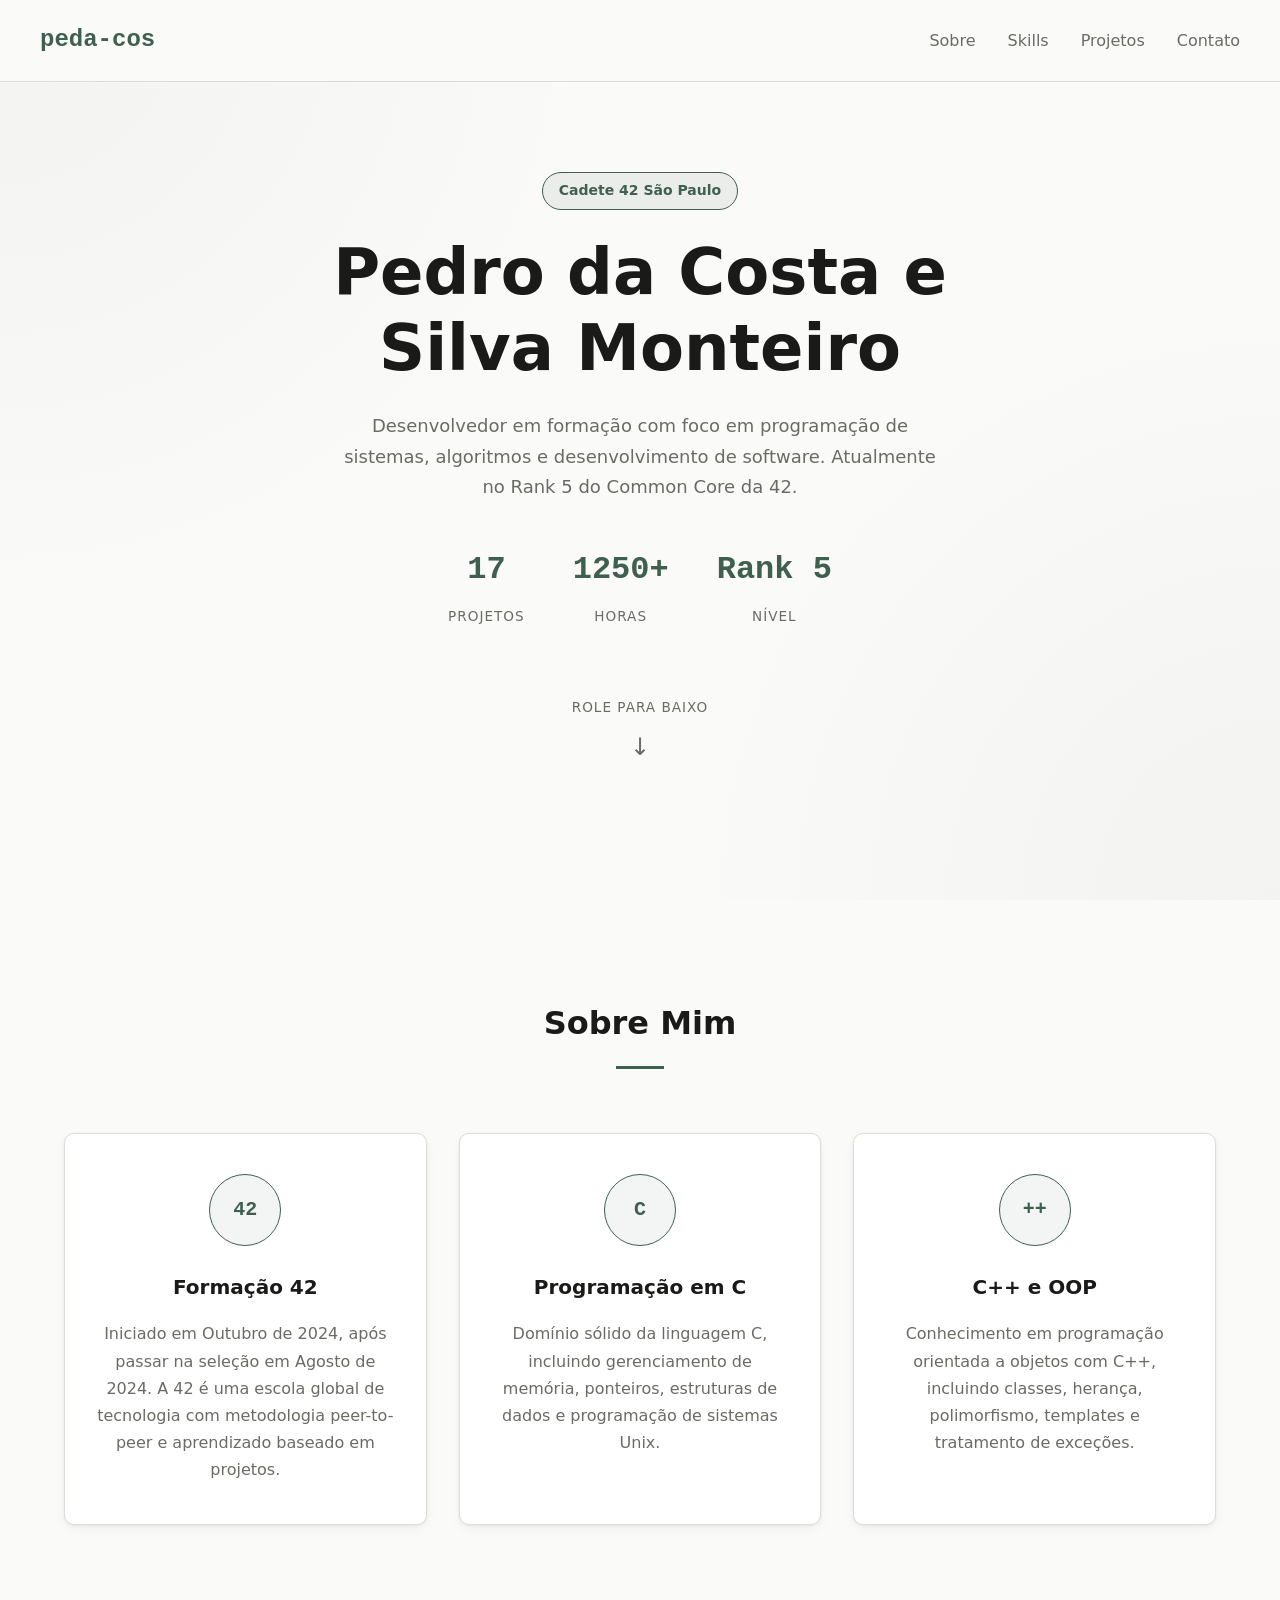
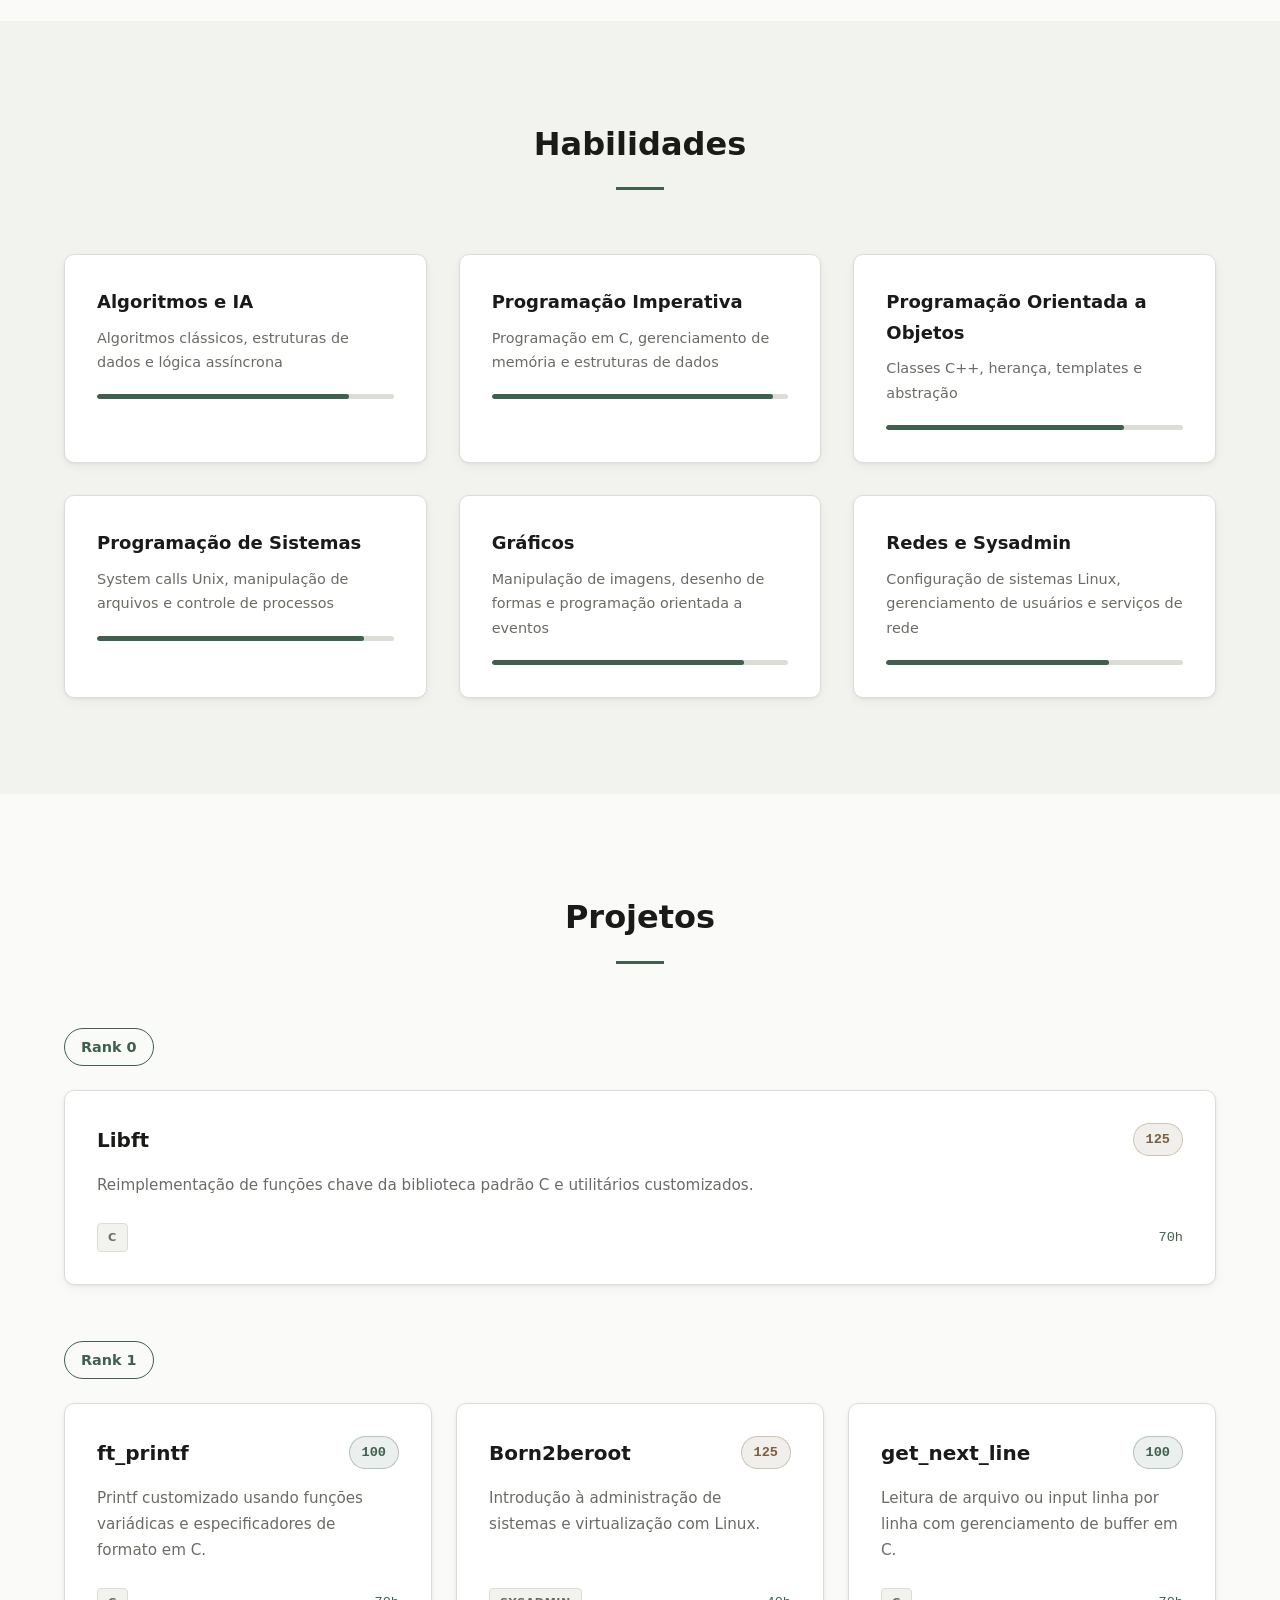
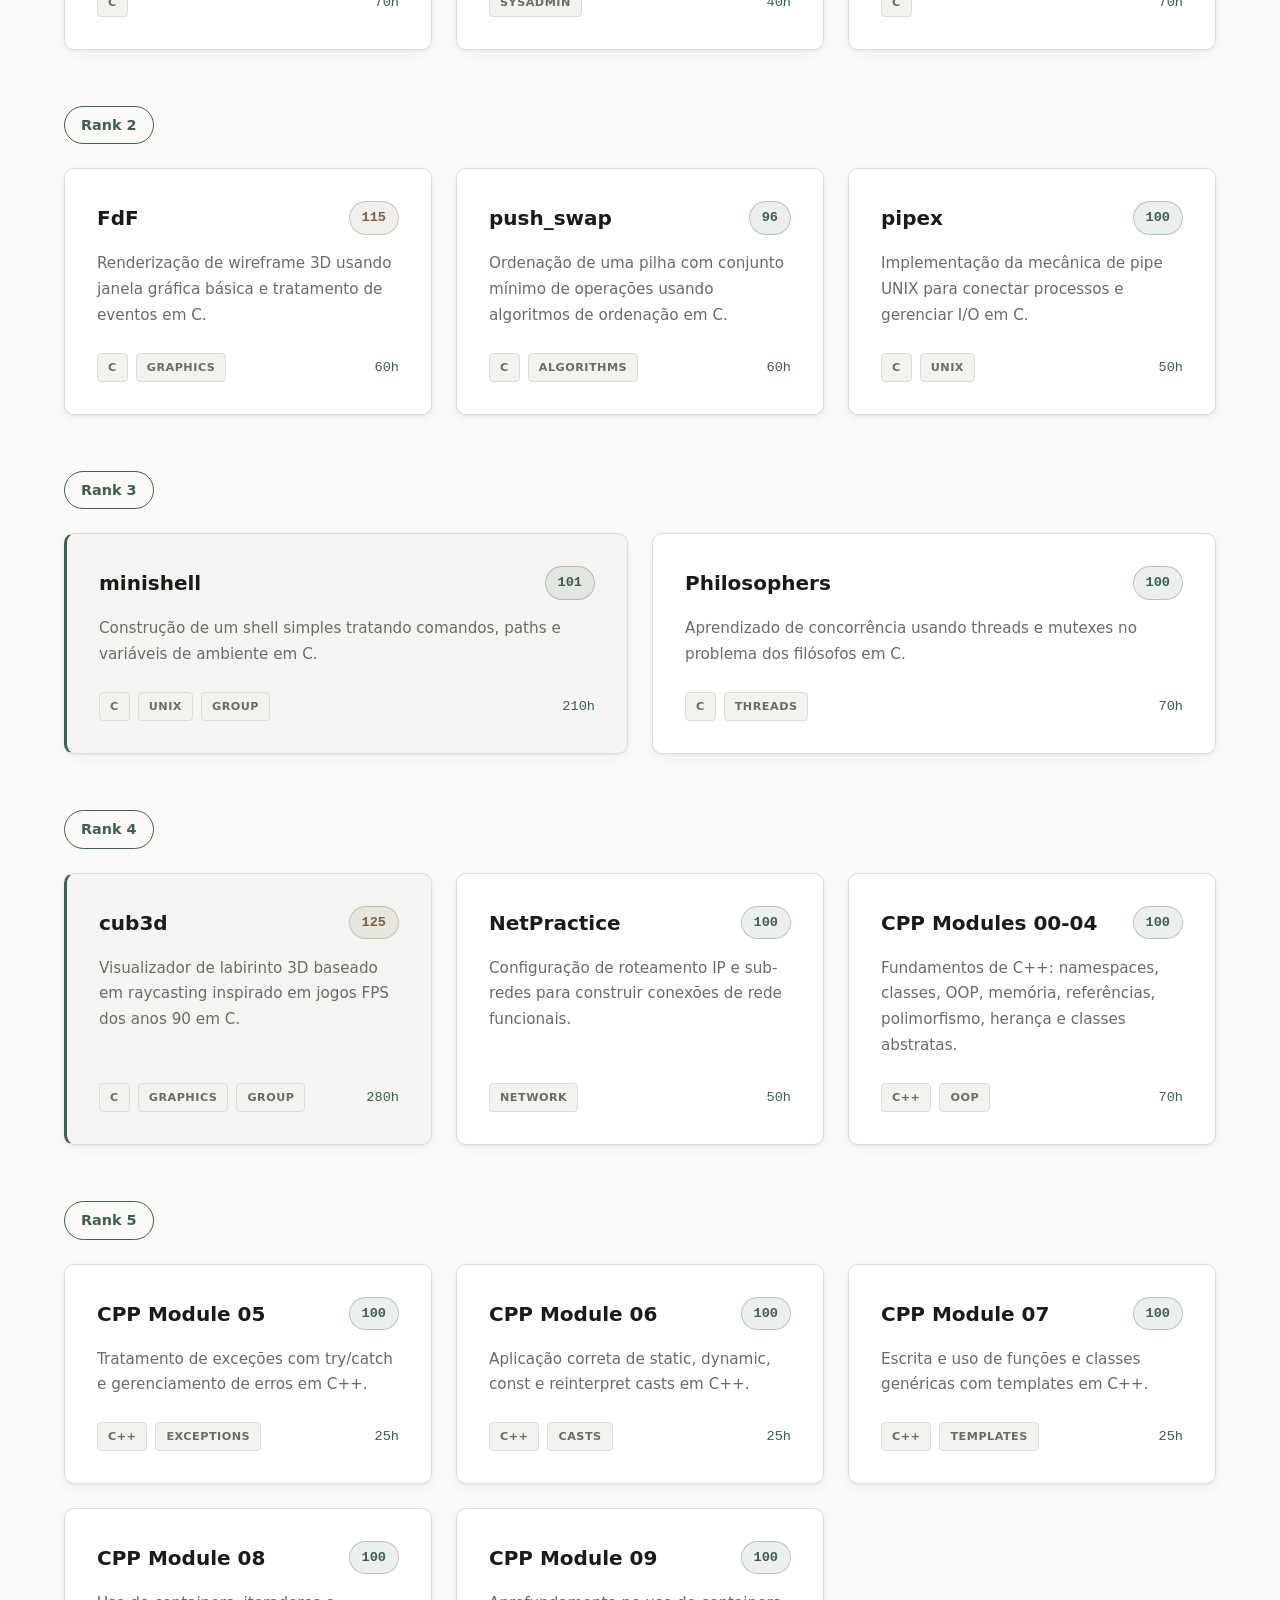
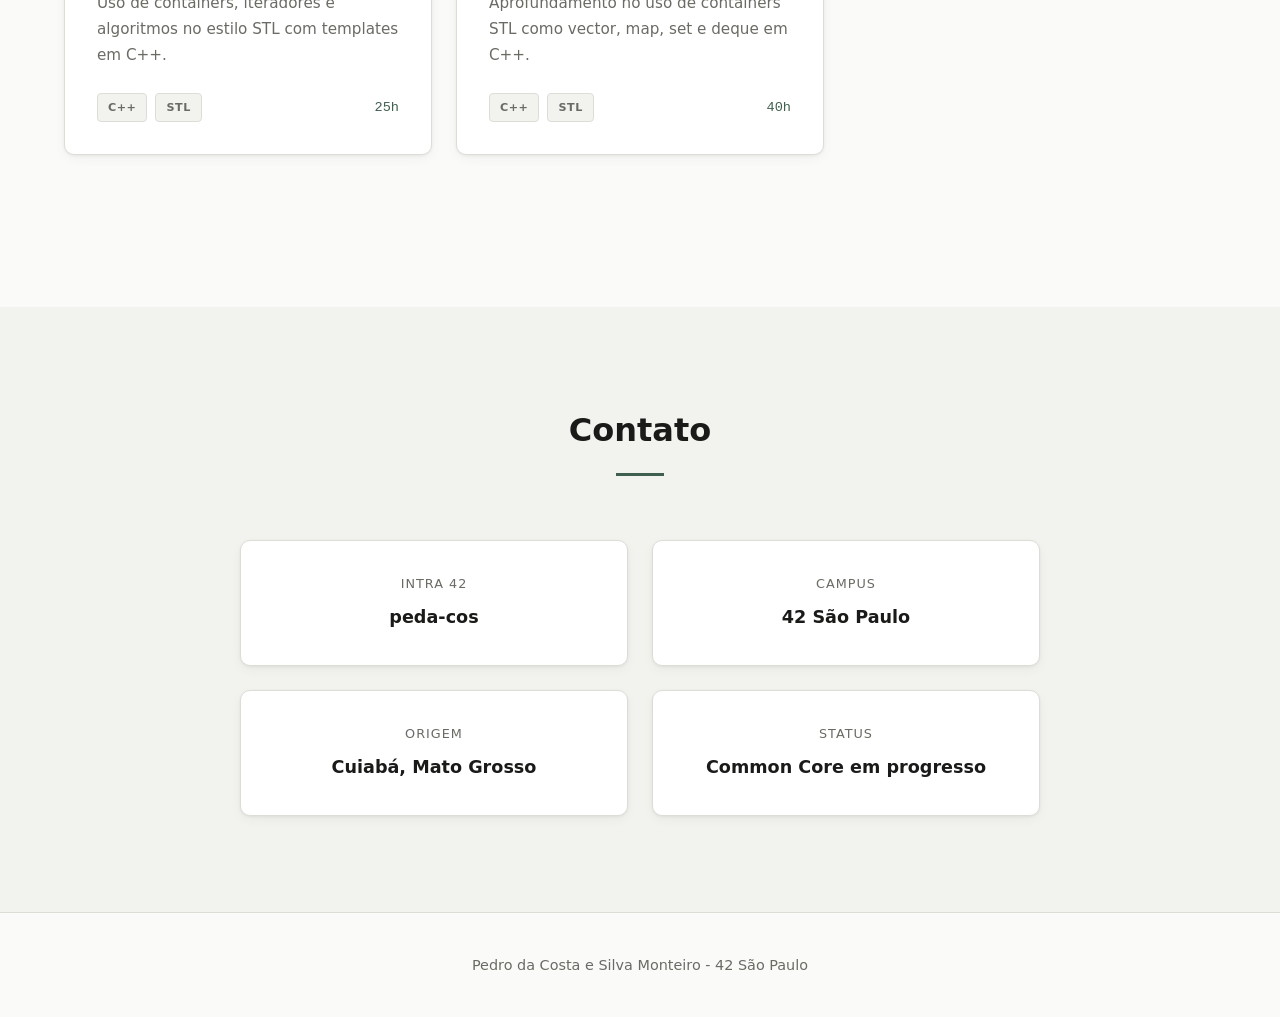
<file: srcs/requirements/bonus/static-site/www/index.html>
<!DOCTYPE html>
<html lang="pt-BR">
  <head>
    <meta charset="UTF-8" />
    <meta name="viewport" content="width=device-width, initial-scale=1.0" />
    <meta
      name="description"
      content="Portfólio de Pedro da Costa e Silva Monteiro - Cadete 42 São Paulo"
    />
    <title>Pedro Monteiro | 42 São Paulo</title>
    <link rel="stylesheet" href="style.css" />
  </head>
  <body>
    <header class="hero">
      <nav class="nav">
        <div class="nav-logo">peda-cos</div>
        <ul class="nav-links">
          <li><a href="#about">Sobre</a></li>
          <li><a href="#skills">Skills</a></li>
          <li><a href="#projects">Projetos</a></li>
          <li><a href="#contact">Contato</a></li>
        </ul>
      </nav>
      <div class="hero-content">
        <div class="hero-text">
          <span class="hero-tag">Cadete 42 São Paulo</span>
          <h1>Pedro da Costa e Silva Monteiro</h1>
          <p class="hero-description">
            Desenvolvedor em formação com foco em programação de sistemas,
            algoritmos e desenvolvimento de software. Atualmente no Rank 5 do
            Common Core da 42.
          </p>
          <div class="hero-stats">
            <div class="stat">
              <span class="stat-number">17</span>
              <span class="stat-label">Projetos</span>
            </div>
            <div class="stat">
              <span class="stat-number">1250+</span>
              <span class="stat-label">Horas</span>
            </div>
            <div class="stat">
              <span class="stat-number">Rank 5</span>
              <span class="stat-label">Nível</span>
            </div>
          </div>
          <a href="#about" class="scroll-indicator">
            <span class="scroll-text">Role para baixo</span>
            <span class="scroll-arrow">&#8595;</span>
          </a>
        </div>
      </div>
    </header>

    <main>
      <section id="about" class="section">
        <div class="container">
          <h2 class="section-title">Sobre Mim</h2>
          <div class="about-content">
            <div class="about-card">
              <div class="about-icon">42</div>
              <h3>Formação 42</h3>
              <p>
                Iniciado em Outubro de 2024, após passar na seleção em Agosto de
                2024. A 42 é uma escola global de tecnologia com metodologia
                peer-to-peer e aprendizado baseado em projetos.
              </p>
            </div>
            <div class="about-card">
              <div class="about-icon">C</div>
              <h3>Programação em C</h3>
              <p>
                Domínio sólido da linguagem C, incluindo gerenciamento de
                memória, ponteiros, estruturas de dados e programação de
                sistemas Unix.
              </p>
            </div>
            <div class="about-card">
              <div class="about-icon">++</div>
              <h3>C++ e OOP</h3>
              <p>
                Conhecimento em programação orientada a objetos com C++,
                incluindo classes, herança, polimorfismo, templates e tratamento
                de exceções.
              </p>
            </div>
          </div>
        </div>
      </section>

      <section id="skills" class="section section-dark">
        <div class="container">
          <h2 class="section-title">Habilidades</h2>
          <div class="skills-grid">
            <div class="skill-category">
              <h3>Algoritmos e IA</h3>
              <p>
                Algoritmos clássicos, estruturas de dados e lógica assíncrona
              </p>
              <div class="skill-bar">
                <div class="skill-progress" style="width: 85%;"></div>
              </div>
            </div>
            <div class="skill-category">
              <h3>Programação Imperativa</h3>
              <p>
                Programação em C, gerenciamento de memória e estruturas de dados
              </p>
              <div class="skill-bar">
                <div class="skill-progress" style="width: 95%;"></div>
              </div>
            </div>
            <div class="skill-category">
              <h3>Programação Orientada a Objetos</h3>
              <p>Classes C++, herança, templates e abstração</p>
              <div class="skill-bar">
                <div class="skill-progress" style="width: 80%;"></div>
              </div>
            </div>
            <div class="skill-category">
              <h3>Programação de Sistemas</h3>
              <p>
                System calls Unix, manipulação de arquivos e controle de
                processos
              </p>
              <div class="skill-bar">
                <div class="skill-progress" style="width: 90%;"></div>
              </div>
            </div>
            <div class="skill-category">
              <h3>Gráficos</h3>
              <p>
                Manipulação de imagens, desenho de formas e programação
                orientada a eventos
              </p>
              <div class="skill-bar">
                <div class="skill-progress" style="width: 85%;"></div>
              </div>
            </div>
            <div class="skill-category">
              <h3>Redes e Sysadmin</h3>
              <p>
                Configuração de sistemas Linux, gerenciamento de usuários e
                serviços de rede
              </p>
              <div class="skill-bar">
                <div class="skill-progress" style="width: 75%;"></div>
              </div>
            </div>
          </div>
        </div>
      </section>

      <section id="projects" class="section">
        <div class="container">
          <h2 class="section-title">Projetos</h2>

          <div class="rank-section">
            <h3 class="rank-title"><span class="rank-badge">Rank 0</span></h3>
            <div class="projects-grid">
              <article class="project-card">
                <div class="project-header">
                  <h4>Libft</h4>
                  <span class="project-grade grade-bonus">125</span>
                </div>
                <p>
                  Reimplementação de funções chave da biblioteca padrão C e
                  utilitários customizados.
                </p>
                <div class="project-meta">
                  <span class="tag">C</span>
                  <span class="workload">70h</span>
                </div>
              </article>
            </div>
          </div>

          <div class="rank-section">
            <h3 class="rank-title"><span class="rank-badge">Rank 1</span></h3>
            <div class="projects-grid">
              <article class="project-card">
                <div class="project-header">
                  <h4>ft_printf</h4>
                  <span class="project-grade">100</span>
                </div>
                <p>
                  Printf customizado usando funções variádicas e especificadores
                  de formato em C.
                </p>
                <div class="project-meta">
                  <span class="tag">C</span>
                  <span class="workload">70h</span>
                </div>
              </article>
              <article class="project-card">
                <div class="project-header">
                  <h4>Born2beroot</h4>
                  <span class="project-grade grade-bonus">125</span>
                </div>
                <p>
                  Introdução à administração de sistemas e virtualização com
                  Linux.
                </p>
                <div class="project-meta">
                  <span class="tag">Sysadmin</span>
                  <span class="workload">40h</span>
                </div>
              </article>
              <article class="project-card">
                <div class="project-header">
                  <h4>get_next_line</h4>
                  <span class="project-grade">100</span>
                </div>
                <p>
                  Leitura de arquivo ou input linha por linha com gerenciamento
                  de buffer em C.
                </p>
                <div class="project-meta">
                  <span class="tag">C</span>
                  <span class="workload">70h</span>
                </div>
              </article>
            </div>
          </div>

          <div class="rank-section">
            <h3 class="rank-title"><span class="rank-badge">Rank 2</span></h3>
            <div class="projects-grid">
              <article class="project-card">
                <div class="project-header">
                  <h4>FdF</h4>
                  <span class="project-grade grade-bonus">115</span>
                </div>
                <p>
                  Renderização de wireframe 3D usando janela gráfica básica e
                  tratamento de eventos em C.
                </p>
                <div class="project-meta">
                  <span class="tag">C</span>
                  <span class="tag">Graphics</span>
                  <span class="workload">60h</span>
                </div>
              </article>
              <article class="project-card">
                <div class="project-header">
                  <h4>push_swap</h4>
                  <span class="project-grade">96</span>
                </div>
                <p>
                  Ordenação de uma pilha com conjunto mínimo de operações usando
                  algoritmos de ordenação em C.
                </p>
                <div class="project-meta">
                  <span class="tag">C</span>
                  <span class="tag">Algorithms</span>
                  <span class="workload">60h</span>
                </div>
              </article>
              <article class="project-card">
                <div class="project-header">
                  <h4>pipex</h4>
                  <span class="project-grade">100</span>
                </div>
                <p>
                  Implementação da mecânica de pipe UNIX para conectar processos
                  e gerenciar I/O em C.
                </p>
                <div class="project-meta">
                  <span class="tag">C</span>
                  <span class="tag">Unix</span>
                  <span class="workload">50h</span>
                </div>
              </article>
            </div>
          </div>

          <div class="rank-section">
            <h3 class="rank-title"><span class="rank-badge">Rank 3</span></h3>
            <div class="projects-grid">
              <article class="project-card featured">
                <div class="project-header">
                  <h4>minishell</h4>
                  <span class="project-grade">101</span>
                </div>
                <p>
                  Construção de um shell simples tratando comandos, paths e
                  variáveis de ambiente em C.
                </p>
                <div class="project-meta">
                  <span class="tag">C</span>
                  <span class="tag">Unix</span>
                  <span class="tag">Group</span>
                  <span class="workload">210h</span>
                </div>
              </article>
              <article class="project-card">
                <div class="project-header">
                  <h4>Philosophers</h4>
                  <span class="project-grade">100</span>
                </div>
                <p>
                  Aprendizado de concorrência usando threads e mutexes no
                  problema dos filósofos em C.
                </p>
                <div class="project-meta">
                  <span class="tag">C</span>
                  <span class="tag">Threads</span>
                  <span class="workload">70h</span>
                </div>
              </article>
            </div>
          </div>

          <div class="rank-section">
            <h3 class="rank-title"><span class="rank-badge">Rank 4</span></h3>
            <div class="projects-grid">
              <article class="project-card featured">
                <div class="project-header">
                  <h4>cub3d</h4>
                  <span class="project-grade grade-bonus">125</span>
                </div>
                <p>
                  Visualizador de labirinto 3D baseado em raycasting inspirado
                  em jogos FPS dos anos 90 em C.
                </p>
                <div class="project-meta">
                  <span class="tag">C</span>
                  <span class="tag">Graphics</span>
                  <span class="tag">Group</span>
                  <span class="workload">280h</span>
                </div>
              </article>
              <article class="project-card">
                <div class="project-header">
                  <h4>NetPractice</h4>
                  <span class="project-grade">100</span>
                </div>
                <p>
                  Configuração de roteamento IP e sub-redes para construir
                  conexões de rede funcionais.
                </p>
                <div class="project-meta">
                  <span class="tag">Network</span>
                  <span class="workload">50h</span>
                </div>
              </article>
              <article class="project-card">
                <div class="project-header">
                  <h4>CPP Modules 00-04</h4>
                  <span class="project-grade">100</span>
                </div>
                <p>
                  Fundamentos de C++: namespaces, classes, OOP, memória,
                  referências, polimorfismo, herança e classes abstratas.
                </p>
                <div class="project-meta">
                  <span class="tag">C++</span>
                  <span class="tag">OOP</span>
                  <span class="workload">70h</span>
                </div>
              </article>
            </div>
          </div>

          <div class="rank-section">
            <h3 class="rank-title"><span class="rank-badge">Rank 5</span></h3>
            <div class="projects-grid">
              <article class="project-card">
                <div class="project-header">
                  <h4>CPP Module 05</h4>
                  <span class="project-grade">100</span>
                </div>
                <p>
                  Tratamento de exceções com try/catch e gerenciamento de erros
                  em C++.
                </p>
                <div class="project-meta">
                  <span class="tag">C++</span>
                  <span class="tag">Exceptions</span>
                  <span class="workload">25h</span>
                </div>
              </article>
              <article class="project-card">
                <div class="project-header">
                  <h4>CPP Module 06</h4>
                  <span class="project-grade">100</span>
                </div>
                <p>
                  Aplicação correta de static, dynamic, const e reinterpret
                  casts em C++.
                </p>
                <div class="project-meta">
                  <span class="tag">C++</span>
                  <span class="tag">Casts</span>
                  <span class="workload">25h</span>
                </div>
              </article>
              <article class="project-card">
                <div class="project-header">
                  <h4>CPP Module 07</h4>
                  <span class="project-grade">100</span>
                </div>
                <p>
                  Escrita e uso de funções e classes genéricas com templates em
                  C++.
                </p>
                <div class="project-meta">
                  <span class="tag">C++</span>
                  <span class="tag">Templates</span>
                  <span class="workload">25h</span>
                </div>
              </article>
              <article class="project-card">
                <div class="project-header">
                  <h4>CPP Module 08</h4>
                  <span class="project-grade">100</span>
                </div>
                <p>
                  Uso de containers, iteradores e algoritmos no estilo STL com
                  templates em C++.
                </p>
                <div class="project-meta">
                  <span class="tag">C++</span>
                  <span class="tag">STL</span>
                  <span class="workload">25h</span>
                </div>
              </article>
              <article class="project-card">
                <div class="project-header">
                  <h4>CPP Module 09</h4>
                  <span class="project-grade">100</span>
                </div>
                <p>
                  Aprofundamento no uso de containers STL como vector, map, set
                  e deque em C++.
                </p>
                <div class="project-meta">
                  <span class="tag">C++</span>
                  <span class="tag">STL</span>
                  <span class="workload">40h</span>
                </div>
              </article>
            </div>
          </div>
        </div>
      </section>

      <section id="contact" class="section section-dark">
        <div class="container">
          <h2 class="section-title">Contato</h2>
          <div class="contact-content">
            <div class="contact-info">
              <div class="contact-item">
                <span class="contact-label">Intra 42</span>
                <span class="contact-value">peda-cos</span>
              </div>
              <div class="contact-item">
                <span class="contact-label">Campus</span>
                <span class="contact-value">42 São Paulo</span>
              </div>
              <div class="contact-item">
                <span class="contact-label">Origem</span>
                <span class="contact-value">Cuiabá, Mato Grosso</span>
              </div>
              <div class="contact-item">
                <span class="contact-label">Status</span>
                <span class="contact-value">Common Core em progresso</span>
              </div>
            </div>
          </div>
        </div>
      </section>
    </main>

    <footer class="footer">
      <div class="container">
        <p>Pedro da Costa e Silva Monteiro - 42 São Paulo</p>
      </div>
    </footer>
  </body>
</html>
</file>
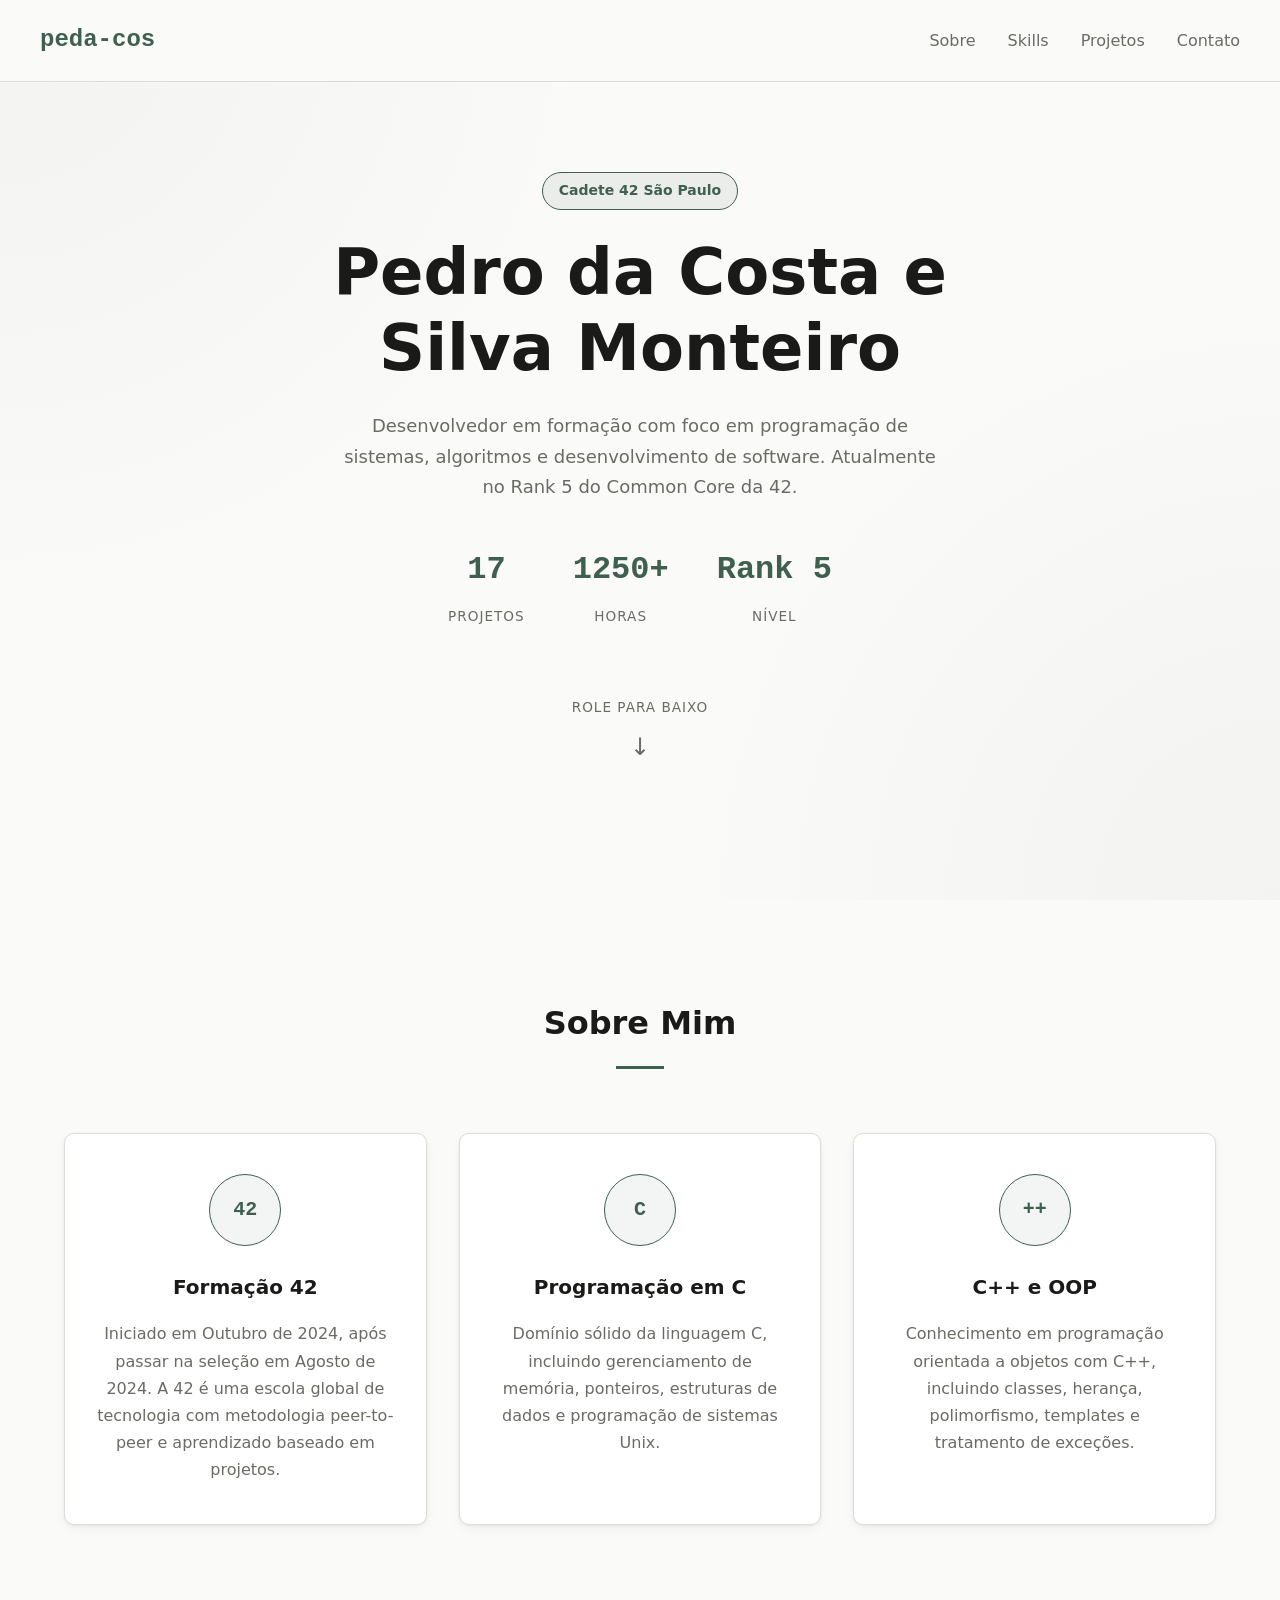
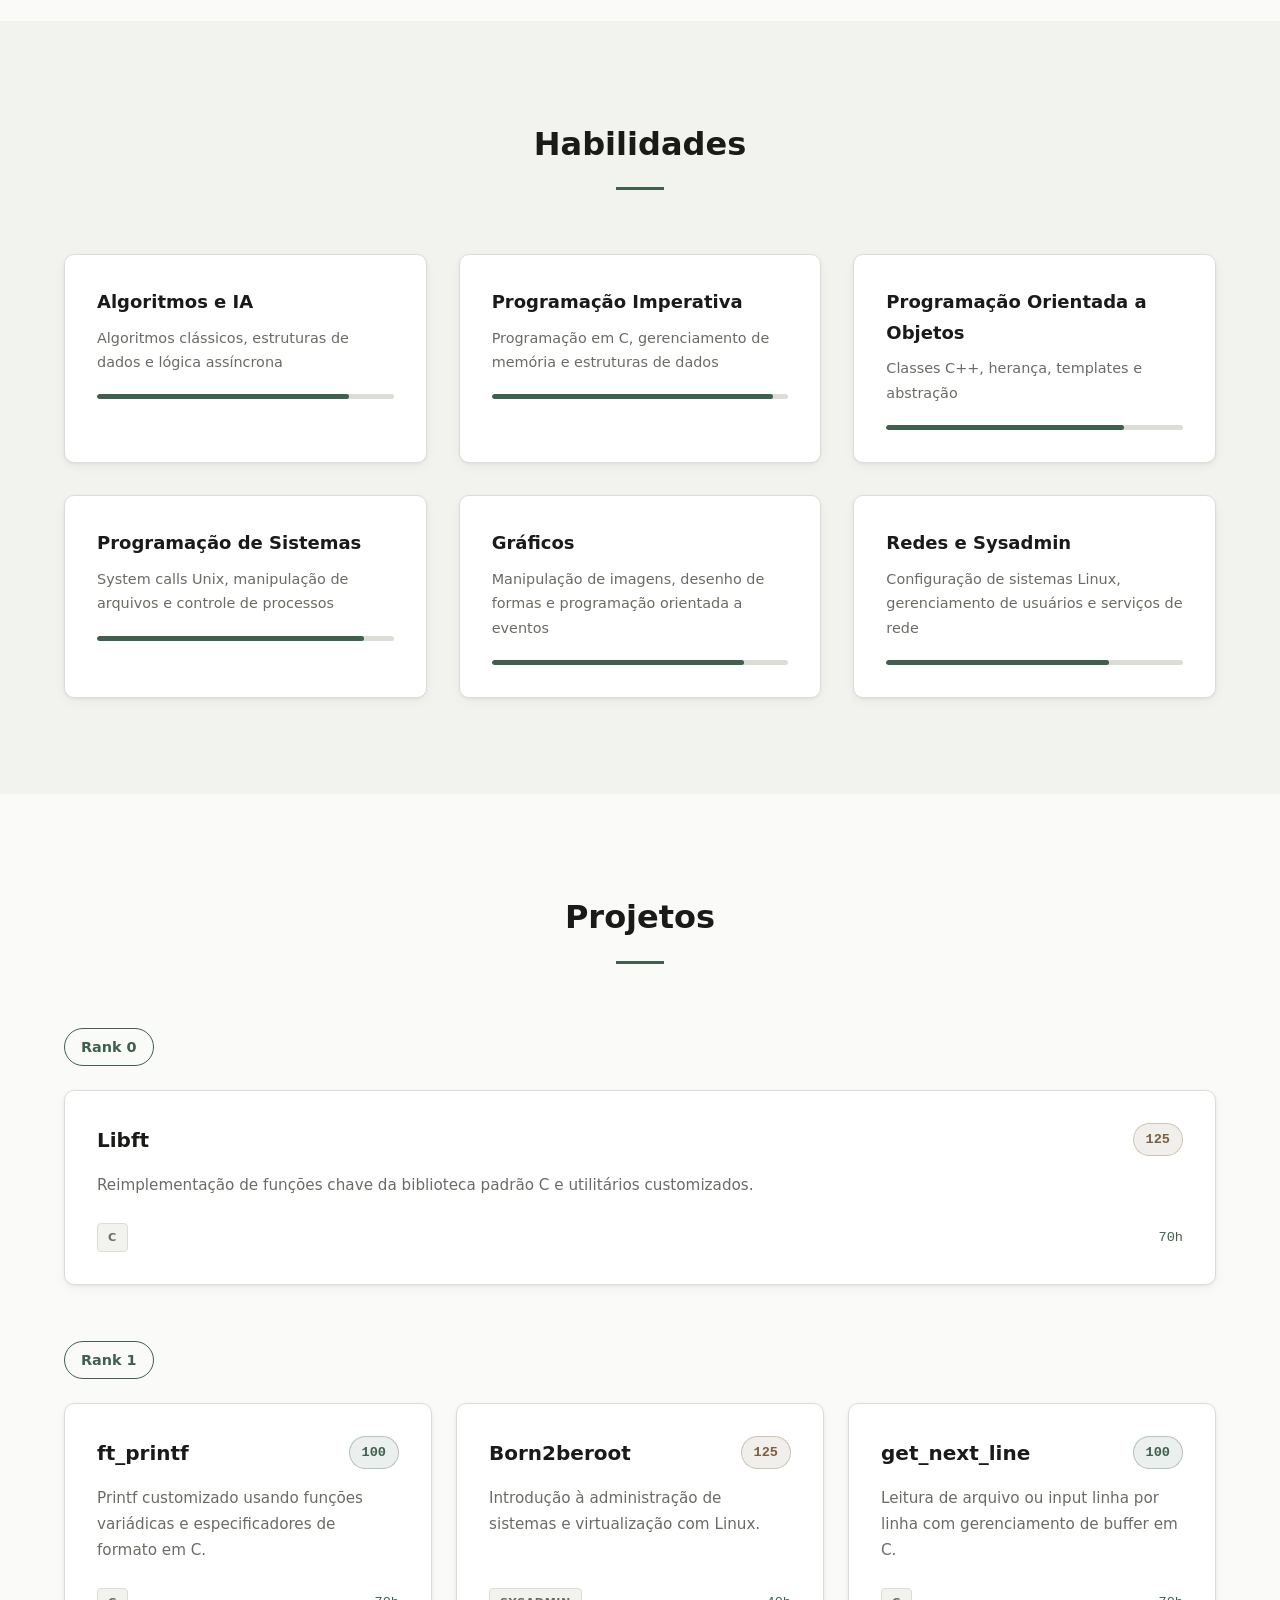
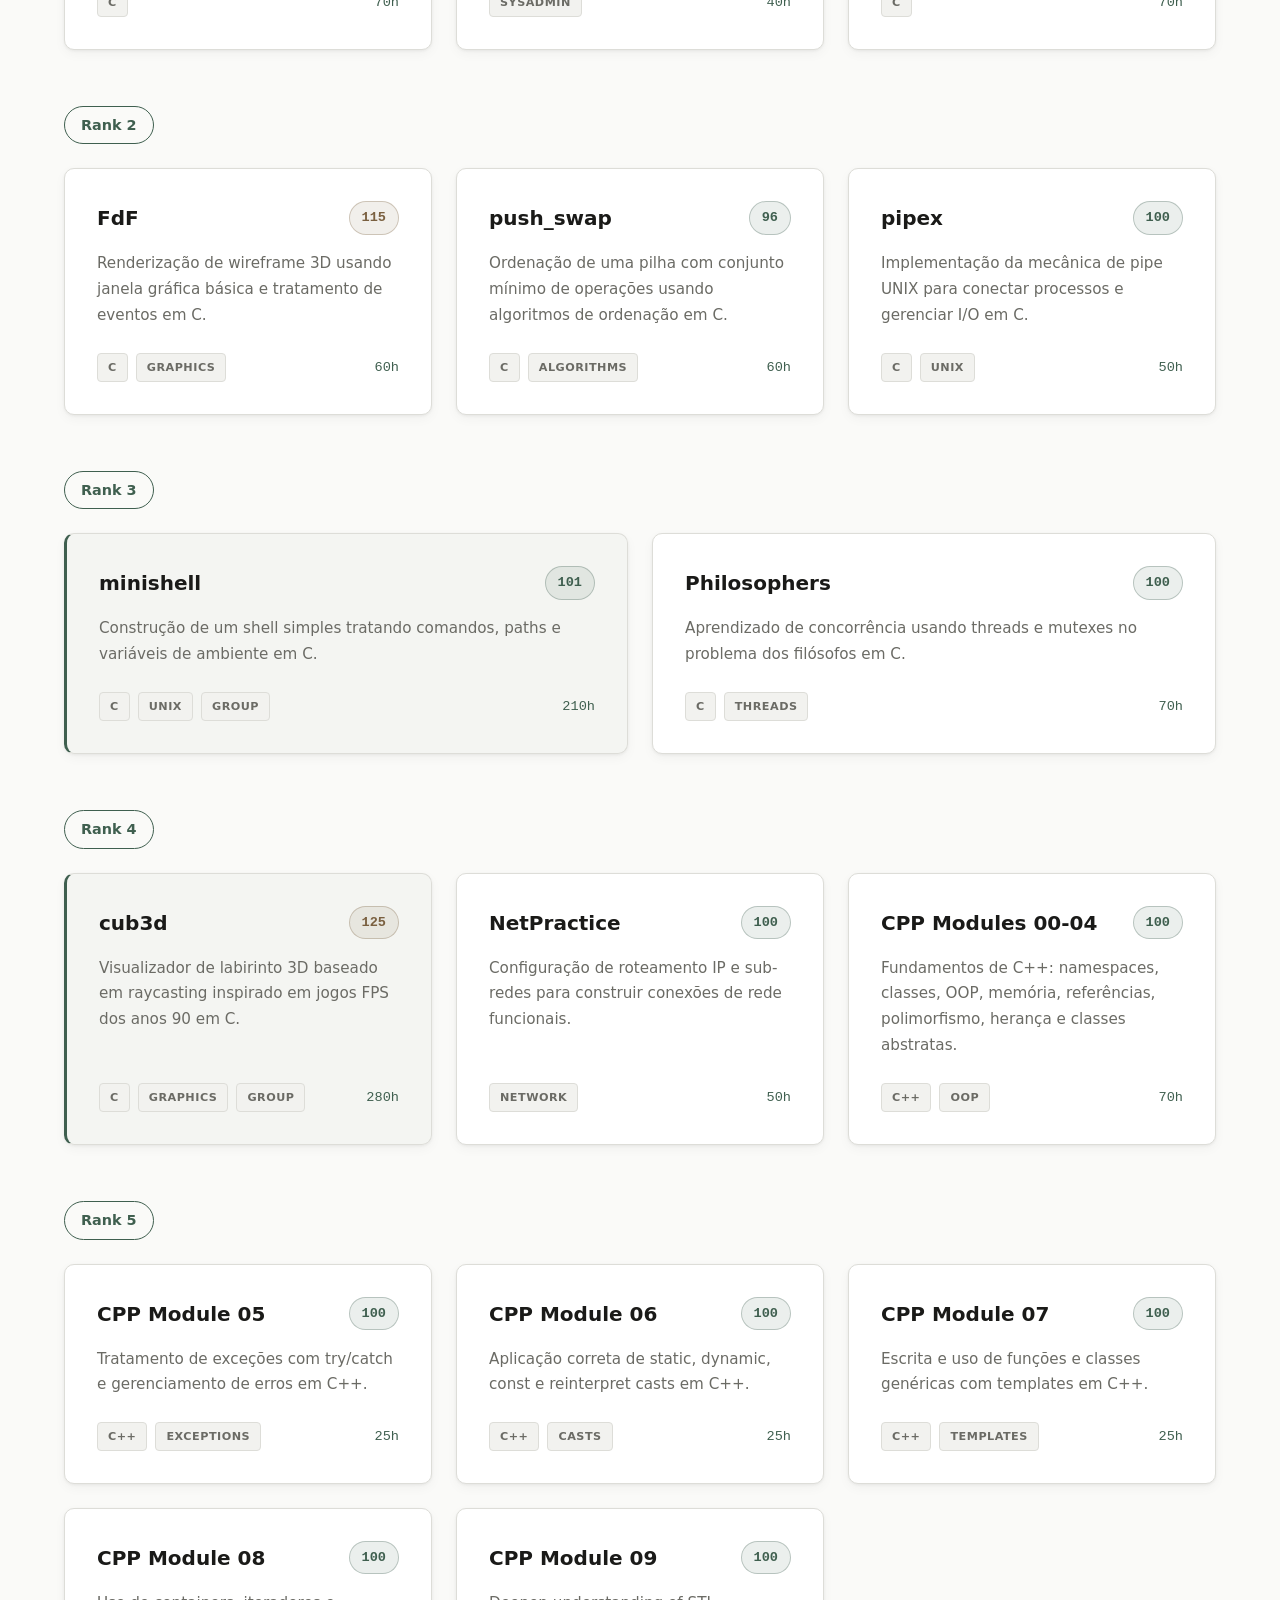
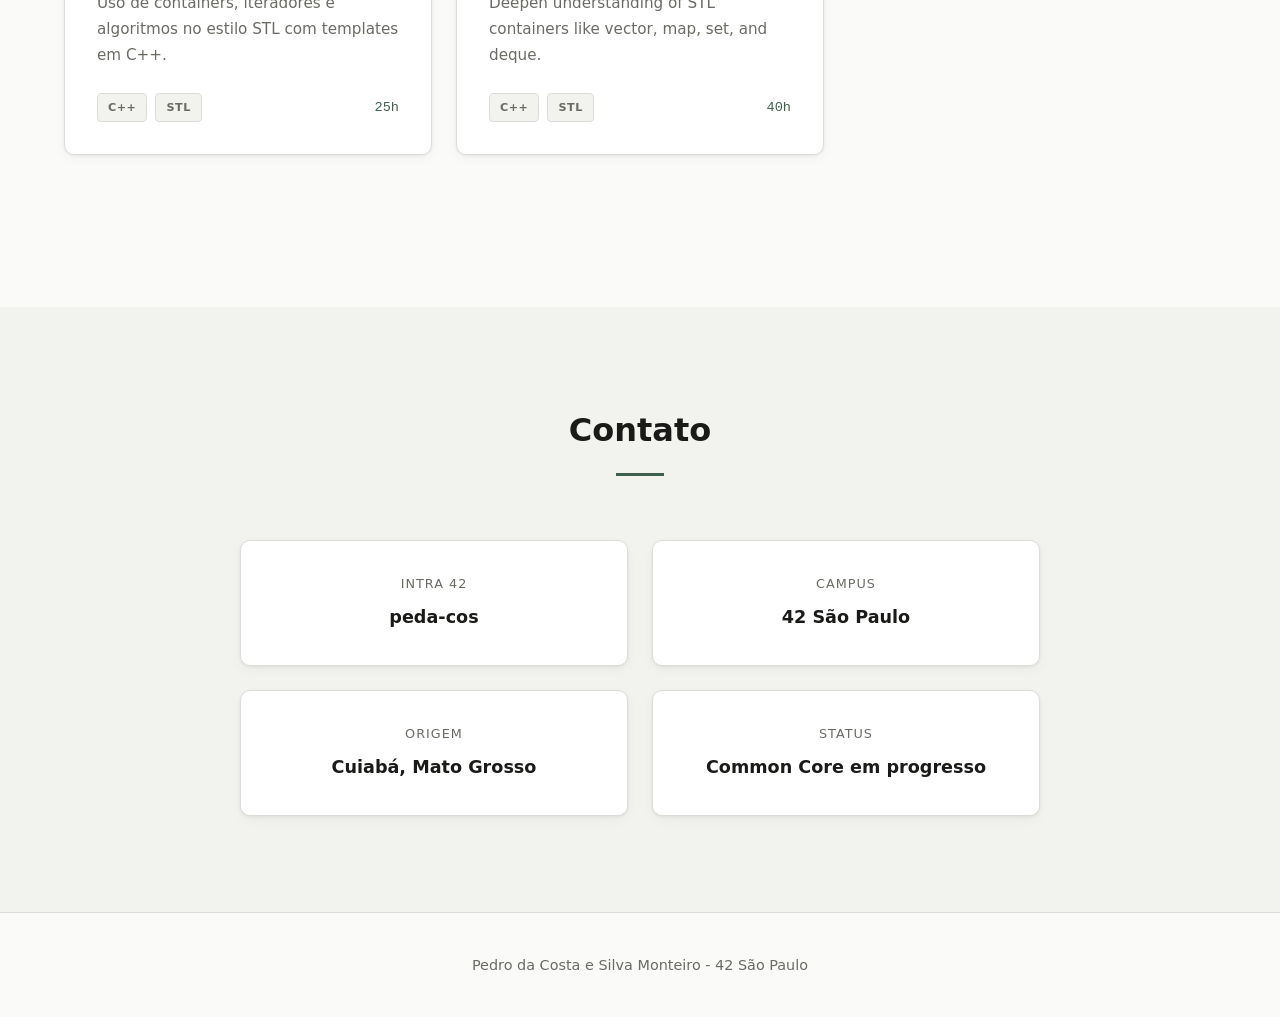
<file: inception/srcs/requirements/bonus/static-site/www/index.html>
<!DOCTYPE html>
<html lang="pt-BR">
  <head>
    <meta charset="UTF-8" />
    <meta name="viewport" content="width=device-width, initial-scale=1.0" />
    <meta
      name="description"
      content="Portfólio de Pedro da Costa e Silva Monteiro - Cadete 42 São Paulo"
    />
    <title>Pedro Monteiro | 42 São Paulo</title>
    <link rel="stylesheet" href="style.css" />
  </head>
  <body>
    <header class="hero">
      <nav class="nav">
        <div class="nav-logo">peda-cos</div>
        <ul class="nav-links">
          <li><a href="#about">Sobre</a></li>
          <li><a href="#skills">Skills</a></li>
          <li><a href="#projects">Projetos</a></li>
          <li><a href="#contact">Contato</a></li>
        </ul>
      </nav>
      <div class="hero-content">
        <div class="hero-text">
          <span class="hero-tag">Cadete 42 São Paulo</span>
          <h1>Pedro da Costa e Silva Monteiro</h1>
          <p class="hero-description">
            Desenvolvedor em formação com foco em programação de sistemas,
            algoritmos e desenvolvimento de software. Atualmente no Rank 5 do
            Common Core da 42.
          </p>
          <div class="hero-stats">
            <div class="stat">
              <span class="stat-number">17</span>
              <span class="stat-label">Projetos</span>
            </div>
            <div class="stat">
              <span class="stat-number">1250+</span>
              <span class="stat-label">Horas</span>
            </div>
            <div class="stat">
              <span class="stat-number">Rank 5</span>
              <span class="stat-label">Nível</span>
            </div>
          </div>
          <a href="#about" class="scroll-indicator">
            <span class="scroll-text">Role para baixo</span>
            <span class="scroll-arrow">&#8595;</span>
          </a>
        </div>
      </div>
    </header>

    <main>
      <section id="about" class="section">
        <div class="container">
          <h2 class="section-title">Sobre Mim</h2>
          <div class="about-content">
            <div class="about-card">
              <div class="about-icon">42</div>
              <h3>Formação 42</h3>
              <p>
                Iniciado em Outubro de 2024, após passar na seleção em Agosto de
                2024. A 42 é uma escola global de tecnologia com metodologia
                peer-to-peer e aprendizado baseado em projetos.
              </p>
            </div>
            <div class="about-card">
              <div class="about-icon">C</div>
              <h3>Programação em C</h3>
              <p>
                Domínio sólido da linguagem C, incluindo gerenciamento de
                memória, ponteiros, estruturas de dados e programação de
                sistemas Unix.
              </p>
            </div>
            <div class="about-card">
              <div class="about-icon">++</div>
              <h3>C++ e OOP</h3>
              <p>
                Conhecimento em programação orientada a objetos com C++,
                incluindo classes, herança, polimorfismo, templates e tratamento
                de exceções.
              </p>
            </div>
          </div>
        </div>
      </section>

      <section id="skills" class="section section-dark">
        <div class="container">
          <h2 class="section-title">Habilidades</h2>
          <div class="skills-grid">
            <div class="skill-category">
              <h3>Algoritmos e IA</h3>
              <p>
                Algoritmos clássicos, estruturas de dados e lógica assíncrona
              </p>
              <div class="skill-bar">
                <div class="skill-progress" style="width: 85%;"></div>
              </div>
            </div>
            <div class="skill-category">
              <h3>Programação Imperativa</h3>
              <p>
                Programação em C, gerenciamento de memória e estruturas de dados
              </p>
              <div class="skill-bar">
                <div class="skill-progress" style="width: 95%;"></div>
              </div>
            </div>
            <div class="skill-category">
              <h3>Programação Orientada a Objetos</h3>
              <p>Classes C++, herança, templates e abstração</p>
              <div class="skill-bar">
                <div class="skill-progress" style="width: 80%;"></div>
              </div>
            </div>
            <div class="skill-category">
              <h3>Programação de Sistemas</h3>
              <p>
                System calls Unix, manipulação de arquivos e controle de
                processos
              </p>
              <div class="skill-bar">
                <div class="skill-progress" style="width: 90%;"></div>
              </div>
            </div>
            <div class="skill-category">
              <h3>Gráficos</h3>
              <p>
                Manipulação de imagens, desenho de formas e programação
                orientada a eventos
              </p>
              <div class="skill-bar">
                <div class="skill-progress" style="width: 85%;"></div>
              </div>
            </div>
            <div class="skill-category">
              <h3>Redes e Sysadmin</h3>
              <p>
                Configuração de sistemas Linux, gerenciamento de usuários e
                serviços de rede
              </p>
              <div class="skill-bar">
                <div class="skill-progress" style="width: 75%;"></div>
              </div>
            </div>
          </div>
        </div>
      </section>

      <section id="projects" class="section">
        <div class="container">
          <h2 class="section-title">Projetos</h2>

          <div class="rank-section">
            <h3 class="rank-title"><span class="rank-badge">Rank 0</span></h3>
            <div class="projects-grid">
              <article class="project-card">
                <div class="project-header">
                  <h4>Libft</h4>
                  <span class="project-grade grade-bonus">125</span>
                </div>
                <p>
                  Reimplementação de funções chave da biblioteca padrão C e
                  utilitários customizados.
                </p>
                <div class="project-meta">
                  <span class="tag">C</span>
                  <span class="workload">70h</span>
                </div>
              </article>
            </div>
          </div>

          <div class="rank-section">
            <h3 class="rank-title"><span class="rank-badge">Rank 1</span></h3>
            <div class="projects-grid">
              <article class="project-card">
                <div class="project-header">
                  <h4>ft_printf</h4>
                  <span class="project-grade">100</span>
                </div>
                <p>
                  Printf customizado usando funções variádicas e especificadores
                  de formato em C.
                </p>
                <div class="project-meta">
                  <span class="tag">C</span>
                  <span class="workload">70h</span>
                </div>
              </article>
              <article class="project-card">
                <div class="project-header">
                  <h4>Born2beroot</h4>
                  <span class="project-grade grade-bonus">125</span>
                </div>
                <p>
                  Introdução à administração de sistemas e virtualização com
                  Linux.
                </p>
                <div class="project-meta">
                  <span class="tag">Sysadmin</span>
                  <span class="workload">40h</span>
                </div>
              </article>
              <article class="project-card">
                <div class="project-header">
                  <h4>get_next_line</h4>
                  <span class="project-grade">100</span>
                </div>
                <p>
                  Leitura de arquivo ou input linha por linha com gerenciamento
                  de buffer em C.
                </p>
                <div class="project-meta">
                  <span class="tag">C</span>
                  <span class="workload">70h</span>
                </div>
              </article>
            </div>
          </div>

          <div class="rank-section">
            <h3 class="rank-title"><span class="rank-badge">Rank 2</span></h3>
            <div class="projects-grid">
              <article class="project-card">
                <div class="project-header">
                  <h4>FdF</h4>
                  <span class="project-grade grade-bonus">115</span>
                </div>
                <p>
                  Renderização de wireframe 3D usando janela gráfica básica e
                  tratamento de eventos em C.
                </p>
                <div class="project-meta">
                  <span class="tag">C</span>
                  <span class="tag">Graphics</span>
                  <span class="workload">60h</span>
                </div>
              </article>
              <article class="project-card">
                <div class="project-header">
                  <h4>push_swap</h4>
                  <span class="project-grade">96</span>
                </div>
                <p>
                  Ordenação de uma pilha com conjunto mínimo de operações usando
                  algoritmos de ordenação em C.
                </p>
                <div class="project-meta">
                  <span class="tag">C</span>
                  <span class="tag">Algorithms</span>
                  <span class="workload">60h</span>
                </div>
              </article>
              <article class="project-card">
                <div class="project-header">
                  <h4>pipex</h4>
                  <span class="project-grade">100</span>
                </div>
                <p>
                  Implementação da mecânica de pipe UNIX para conectar processos
                  e gerenciar I/O em C.
                </p>
                <div class="project-meta">
                  <span class="tag">C</span>
                  <span class="tag">Unix</span>
                  <span class="workload">50h</span>
                </div>
              </article>
            </div>
          </div>

          <div class="rank-section">
            <h3 class="rank-title"><span class="rank-badge">Rank 3</span></h3>
            <div class="projects-grid">
              <article class="project-card featured">
                <div class="project-header">
                  <h4>minishell</h4>
                  <span class="project-grade">101</span>
                </div>
                <p>
                  Construção de um shell simples tratando comandos, paths e
                  variáveis de ambiente em C.
                </p>
                <div class="project-meta">
                  <span class="tag">C</span>
                  <span class="tag">Unix</span>
                  <span class="tag">Group</span>
                  <span class="workload">210h</span>
                </div>
              </article>
              <article class="project-card">
                <div class="project-header">
                  <h4>Philosophers</h4>
                  <span class="project-grade">100</span>
                </div>
                <p>
                  Aprendizado de concorrência usando threads e mutexes no
                  problema dos filósofos em C.
                </p>
                <div class="project-meta">
                  <span class="tag">C</span>
                  <span class="tag">Threads</span>
                  <span class="workload">70h</span>
                </div>
              </article>
            </div>
          </div>

          <div class="rank-section">
            <h3 class="rank-title"><span class="rank-badge">Rank 4</span></h3>
            <div class="projects-grid">
              <article class="project-card featured">
                <div class="project-header">
                  <h4>cub3d</h4>
                  <span class="project-grade grade-bonus">125</span>
                </div>
                <p>
                  Visualizador de labirinto 3D baseado em raycasting inspirado
                  em jogos FPS dos anos 90 em C.
                </p>
                <div class="project-meta">
                  <span class="tag">C</span>
                  <span class="tag">Graphics</span>
                  <span class="tag">Group</span>
                  <span class="workload">280h</span>
                </div>
              </article>
              <article class="project-card">
                <div class="project-header">
                  <h4>NetPractice</h4>
                  <span class="project-grade">100</span>
                </div>
                <p>
                  Configuração de roteamento IP e sub-redes para construir
                  conexões de rede funcionais.
                </p>
                <div class="project-meta">
                  <span class="tag">Network</span>
                  <span class="workload">50h</span>
                </div>
              </article>
              <article class="project-card">
                <div class="project-header">
                  <h4>CPP Modules 00-04</h4>
                  <span class="project-grade">100</span>
                </div>
                <p>
                  Fundamentos de C++: namespaces, classes, OOP, memória,
                  referências, polimorfismo, herança e classes abstratas.
                </p>
                <div class="project-meta">
                  <span class="tag">C++</span>
                  <span class="tag">OOP</span>
                  <span class="workload">70h</span>
                </div>
              </article>
            </div>
          </div>

          <div class="rank-section">
            <h3 class="rank-title"><span class="rank-badge">Rank 5</span></h3>
            <div class="projects-grid">
              <article class="project-card">
                <div class="project-header">
                  <h4>CPP Module 05</h4>
                  <span class="project-grade">100</span>
                </div>
                <p>
                  Tratamento de exceções com try/catch e gerenciamento de erros
                  em C++.
                </p>
                <div class="project-meta">
                  <span class="tag">C++</span>
                  <span class="tag">Exceptions</span>
                  <span class="workload">25h</span>
                </div>
              </article>
              <article class="project-card">
                <div class="project-header">
                  <h4>CPP Module 06</h4>
                  <span class="project-grade">100</span>
                </div>
                <p>
                  Aplicação correta de static, dynamic, const e reinterpret
                  casts em C++.
                </p>
                <div class="project-meta">
                  <span class="tag">C++</span>
                  <span class="tag">Casts</span>
                  <span class="workload">25h</span>
                </div>
              </article>
              <article class="project-card">
                <div class="project-header">
                  <h4>CPP Module 07</h4>
                  <span class="project-grade">100</span>
                </div>
                <p>
                  Escrita e uso de funções e classes genéricas com templates em
                  C++.
                </p>
                <div class="project-meta">
                  <span class="tag">C++</span>
                  <span class="tag">Templates</span>
                  <span class="workload">25h</span>
                </div>
              </article>
              <article class="project-card">
                <div class="project-header">
                  <h4>CPP Module 08</h4>
                  <span class="project-grade">100</span>
                </div>
                <p>
                  Uso de containers, iteradores e algoritmos no estilo STL com
                  templates em C++.
                </p>
                <div class="project-meta">
                  <span class="tag">C++</span>
                  <span class="tag">STL</span>
                  <span class="workload">25h</span>
                </div>
              </article>
              <article class="project-card">
                <div class="project-header">
                  <h4>CPP Module 09</h4>
                  <span class="project-grade">100</span>
                </div>
                <p>
		  Deepen understanding of STL containers like vector, map, set, and deque.
                </p>
                <div class="project-meta">
                  <span class="tag">C++</span>
                  <span class="tag">STL</span>
                  <span class="workload">40h</span>
                </div>
            </div>
          </div>
        </div>
      </section>

      <section id="contact" class="section section-dark">
        <div class="container">
          <h2 class="section-title">Contato</h2>
          <div class="contact-content">
            <div class="contact-info">
              <div class="contact-item">
                <span class="contact-label">Intra 42</span>
                <span class="contact-value">peda-cos</span>
              </div>
              <div class="contact-item">
                <span class="contact-label">Campus</span>
                <span class="contact-value">42 São Paulo</span>
              </div>
              <div class="contact-item">
                <span class="contact-label">Origem</span>
                <span class="contact-value">Cuiabá, Mato Grosso</span>
              </div>
              <div class="contact-item">
                <span class="contact-label">Status</span>
                <span class="contact-value">Common Core em progresso</span>
              </div>
            </div>
          </div>
        </div>
      </section>
    </main>

    <footer class="footer">
      <div class="container">
        <p>Pedro da Costa e Silva Monteiro - 42 São Paulo</p>
      </div>
    </footer>
  </body>
</html>
</file>
<file: srcs/requirements/bonus/static-site/www/style.css>
:root {
  --color-primary:       #3F5F4F;
  --color-primary-light: #5A7D6A;
  --color-primary-muted: #2E4539;
  --color-accent:        #8FAF9F;
  --color-bg:            #FAFAF8;
  --color-bg-alt:        #F2F2EF;
  --color-bg-card:       #FFFFFF;
  --color-text:          #1A1A18;
  --color-text-muted:    #6B6B65;
  --color-border:        #DDDDD8;
  --color-border-strong: #C0C0BA;
  --color-success:       #3F5F4F;
  --color-bonus:         #7A6040;

  --font-main: system-ui, -apple-system, BlinkMacSystemFont, "Segoe UI", sans-serif;
  --font-mono: ui-monospace, "Cascadia Code", Menlo, monospace;
}

*, *::before, *::after {
  box-sizing: border-box;
  margin: 0;
  padding: 0;
}

html {
  scroll-behavior: smooth;
}

body {
  font-family: var(--font-main);
  background-color: var(--color-bg);
  color: var(--color-text-muted);
  line-height: 1.7;
  font-size: 1rem;
}

h1, h2, h3, h4, h5, h6 {
  color: var(--color-text);
}

.container {
  width: 100%;
  max-width: 1200px;
  margin: 0 auto;
  padding: 0 24px;
}

/* Nav */
.nav {
  position: fixed;
  top: 0;
  left: 0;
  right: 0;
  z-index: 100;
  display: flex;
  justify-content: space-between;
  align-items: center;
  padding: 20px 40px;
  background: rgba(250, 250, 248, 0.95);
  backdrop-filter: blur(8px);
  border-bottom: 1px solid var(--color-border);
}

.nav-logo {
  font-family: var(--font-mono);
  font-size: 1.5rem;
  font-weight: 700;
  color: var(--color-primary);
}

.nav-links {
  display: flex;
  gap: 32px;
  list-style: none;
}

.nav-links a {
  color: var(--color-text-muted);
  text-decoration: none;
  font-weight: 500;
  position: relative;
  padding-bottom: 4px;
  transition: color 0.25s ease;
}

.nav-links a::after {
  content: "";
  position: absolute;
  bottom: 0;
  left: 0;
  width: 0;
  height: 2px;
  background: var(--color-primary);
  transition: width 0.25s ease;
}

.nav-links a:hover {
  color: var(--color-text);
}

.nav-links a:hover::after {
  width: 100%;
}

/* Hero */
.hero {
  min-height: 100vh;
  display: flex;
  flex-direction: column;
  background-color: var(--color-bg);
  background-image: 
    radial-gradient(circle at 0% 0%, rgba(63, 95, 79, 0.04) 0%, transparent 40%),
    radial-gradient(circle at 100% 100%, rgba(63, 95, 79, 0.04) 0%, transparent 40%);
  position: relative;
}

.hero-content {
  flex: 1;
  display: flex;
  align-items: center;
  justify-content: center;
  padding: 120px 40px 80px;
}

.hero-text {
  max-width: 800px;
  text-align: center;
  display: flex;
  flex-direction: column;
  align-items: center;
}

.hero-tag {
  display: inline-block;
  padding: 6px 16px;
  background: rgba(63, 95, 79, 0.08);
  border: 1px solid var(--color-primary);
  border-radius: 50px;
  color: var(--color-primary);
  font-size: 0.875rem;
  font-weight: 600;
  margin-bottom: 24px;
}

.hero-text h1 {
  font-size: clamp(2.8rem, 5vw, 4.2rem);
  font-weight: 700;
  color: var(--color-text);
  margin-bottom: 24px;
  line-height: 1.2;
}

.hero-description {
  font-size: 1.125rem;
  max-width: 600px;
  margin-bottom: 40px;
}

.hero-stats {
  display: flex;
  justify-content: center;
  gap: 48px;
  margin-bottom: 48px;
}

.stat {
  display: flex;
  flex-direction: column;
  align-items: center;
  gap: 8px;
}

.stat-number {
  font-family: var(--font-mono);
  font-size: 2rem;
  font-weight: 700;
  color: var(--color-primary);
}

.stat-label {
  font-size: 0.85rem;
  text-transform: uppercase;
  letter-spacing: 1px;
  color: var(--color-text-muted);
}

.scroll-indicator {
  display: flex;
  flex-direction: column;
  align-items: center;
  gap: 8px;
  color: var(--color-text-muted);
  text-decoration: none;
  margin-top: 20px;
}

.scroll-text {
  font-size: 0.85rem;
  text-transform: uppercase;
  letter-spacing: 1px;
}

.scroll-arrow {
  font-size: 1.5rem;
  animation: bounce 2s infinite ease-in-out;
}

@keyframes bounce {
  0%, 20%, 50%, 80%, 100% {
    transform: translateY(0);
  }
  40% {
    transform: translateY(8px);
  }
  60% {
    transform: translateY(4px);
  }
}

/* Sections */
.section {
  padding: 96px 0;
  background-color: var(--color-bg);
}

.section-dark {
  background-color: var(--color-bg-alt);
}

.section-title {
  font-size: 2rem;
  font-weight: 700;
  text-align: center;
  margin-bottom: 64px;
  color: var(--color-text);
  position: relative;
}

.section-title::after {
  content: "";
  display: block;
  width: 48px;
  height: 3px;
  background-color: var(--color-primary);
  margin: 16px auto 0;
}

/* Cards shared */
.about-card, .skill-category, .project-card, .contact-item {
  background-color: var(--color-bg-card);
  border: 1px solid var(--color-border);
  border-radius: 10px;
  box-shadow: 0 1px 3px rgba(0,0,0,0.06), 0 4px 12px rgba(0,0,0,0.04);
  transition: border-color 0.25s ease, box-shadow 0.25s ease;
}

.about-card:hover, .skill-category:hover, .project-card:hover, .contact-item:hover {
  border-color: var(--color-primary);
  box-shadow: 0 2px 6px rgba(0,0,0,0.08), 0 6px 16px rgba(0,0,0,0.06);
}

/* About Content */
.about-content {
  display: grid;
  grid-template-columns: repeat(auto-fit, minmax(300px, 1fr));
  gap: 32px;
}

.about-card {
  padding: 40px 32px;
  text-align: center;
}

.about-icon {
  width: 72px;
  height: 72px;
  margin: 0 auto 24px;
  border: 1.5px solid var(--color-primary);
  background: rgba(63, 95, 79, 0.06);
  border-radius: 50%;
  display: flex;
  align-items: center;
  justify-content: center;
  font-family: var(--font-mono);
  font-size: 1.25rem;
  font-weight: 800;
  color: var(--color-primary);
}

.about-card h3 {
  font-size: 1.25rem;
  margin-bottom: 16px;
}

/* Skills */
.skills-grid {
  display: grid;
  grid-template-columns: repeat(auto-fit, minmax(320px, 1fr));
  gap: 32px;
}

.skill-category {
  padding: 32px;
}

.skill-category h3 {
  font-size: 1.125rem;
  margin-bottom: 8px;
}

.skill-category p {
  font-size: 0.9rem;
  margin-bottom: 20px;
}

.skill-bar {
  height: 5px;
  background-color: var(--color-border);
  border-radius: 3px;
  overflow: hidden;
}

.skill-progress {
  height: 100%;
  background-color: var(--color-primary);
  border-radius: 3px;
}

/* Projects */
.rank-section {
  margin-bottom: 56px;
}

.rank-title {
  margin-bottom: 24px;
}

.rank-badge {
  display: inline-block;
  padding: 6px 16px;
  border: 1px solid var(--color-primary);
  background: transparent;
  border-radius: 50px;
  color: var(--color-primary);
  font-size: 0.9rem;
  font-weight: 600;
}

.projects-grid {
  display: grid;
  grid-template-columns: repeat(auto-fit, minmax(320px, 1fr));
  gap: 24px;
}

.project-card {
  padding: 32px;
  display: flex;
  flex-direction: column;
}

.project-card.featured {
  border-left: 3px solid var(--color-primary);
  background-color: rgba(63, 95, 79, 0.03);
}

.project-header {
  display: flex;
  justify-content: space-between;
  align-items: flex-start;
  margin-bottom: 16px;
  gap: 16px;
}

.project-header h4 {
  font-size: 1.25rem;
  font-weight: 700;
}

.project-grade {
  padding: 4px 12px;
  background-color: rgba(63, 95, 79, 0.1);
  border: 1px solid rgba(63, 95, 79, 0.3);
  border-radius: 50px;
  color: var(--color-primary);
  font-family: var(--font-mono);
  font-size: 0.85rem;
  font-weight: 700;
  flex-shrink: 0;
}

.project-grade.grade-bonus {
  background-color: rgba(122, 96, 64, 0.1);
  border-color: rgba(122, 96, 64, 0.3);
  color: var(--color-bonus);
}

.project-card p {
  font-size: 0.95rem;
  margin-bottom: 24px;
  flex-grow: 1;
}

.project-meta {
  display: flex;
  flex-wrap: wrap;
  gap: 8px;
  align-items: center;
}

.tag {
  padding: 4px 10px;
  background-color: var(--color-bg-alt);
  border: 1px solid var(--color-border);
  border-radius: 4px;
  color: var(--color-text-muted);
  font-size: 0.7rem;
  text-transform: uppercase;
  font-weight: 600;
  letter-spacing: 0.5px;
}

.workload {
  margin-left: auto;
  font-family: var(--font-mono);
  font-size: 0.85rem;
  color: var(--color-primary);
}

/* Contact */
.contact-content {
  max-width: 800px;
  margin: 0 auto;
}

.contact-info {
  display: grid;
  grid-template-columns: repeat(2, 1fr);
  gap: 24px;
}

.contact-item {
  padding: 32px;
  text-align: center;
}

.contact-label {
  display: block;
  font-size: 0.8rem;
  text-transform: uppercase;
  letter-spacing: 1px;
  color: var(--color-text-muted);
  margin-bottom: 8px;
}

.contact-value {
  font-size: 1.1rem;
  font-weight: 600;
  color: var(--color-text);
}

/* Footer */
.footer {
  text-align: center;
  padding: 40px 0;
  background-color: var(--color-bg);
  border-top: 1px solid var(--color-border);
}

.footer p {
  font-size: 0.9rem;
  color: var(--color-text-muted);
}

/* Scrollbar */
::-webkit-scrollbar {
  width: 10px;
}

::-webkit-scrollbar-track {
  background: var(--color-bg-alt);
}

::-webkit-scrollbar-thumb {
  background: var(--color-border-strong);
  border-radius: 5px;
}

::-webkit-scrollbar-thumb:hover {
  background: var(--color-primary);
}

/* Responsive */
@media (max-width: 768px) {
  .nav {
    padding: 16px 24px;
  }
  
  .nav-links {
    display: none;
  }
  
  .hero-content {
    padding: 100px 24px 60px;
  }
  
  .hero-stats {
    flex-direction: column;
    gap: 24px;
  }
  
  .section {
    padding: 60px 0;
  }
  
  .about-content,
  .skills-grid,
  .projects-grid,
  .contact-info {
    grid-template-columns: 1fr;
  }
}
</file>
<file: inception/srcs/requirements/bonus/static-site/www/style.css>
:root {
  --color-primary:       #3F5F4F;
  --color-primary-light: #5A7D6A;
  --color-primary-muted: #2E4539;
  --color-accent:        #8FAF9F;
  --color-bg:            #FAFAF8;
  --color-bg-alt:        #F2F2EF;
  --color-bg-card:       #FFFFFF;
  --color-text:          #1A1A18;
  --color-text-muted:    #6B6B65;
  --color-border:        #DDDDD8;
  --color-border-strong: #C0C0BA;
  --color-success:       #3F5F4F;
  --color-bonus:         #7A6040;

  --font-main: system-ui, -apple-system, BlinkMacSystemFont, "Segoe UI", sans-serif;
  --font-mono: ui-monospace, "Cascadia Code", Menlo, monospace;
}

*, *::before, *::after {
  box-sizing: border-box;
  margin: 0;
  padding: 0;
}

html {
  scroll-behavior: smooth;
}

body {
  font-family: var(--font-main);
  background-color: var(--color-bg);
  color: var(--color-text-muted);
  line-height: 1.7;
  font-size: 1rem;
}

h1, h2, h3, h4, h5, h6 {
  color: var(--color-text);
}

.container {
  width: 100%;
  max-width: 1200px;
  margin: 0 auto;
  padding: 0 24px;
}

/* Nav */
.nav {
  position: fixed;
  top: 0;
  left: 0;
  right: 0;
  z-index: 100;
  display: flex;
  justify-content: space-between;
  align-items: center;
  padding: 20px 40px;
  background: rgba(250, 250, 248, 0.95);
  backdrop-filter: blur(8px);
  border-bottom: 1px solid var(--color-border);
}

.nav-logo {
  font-family: var(--font-mono);
  font-size: 1.5rem;
  font-weight: 700;
  color: var(--color-primary);
}

.nav-links {
  display: flex;
  gap: 32px;
  list-style: none;
}

.nav-links a {
  color: var(--color-text-muted);
  text-decoration: none;
  font-weight: 500;
  position: relative;
  padding-bottom: 4px;
  transition: color 0.25s ease;
}

.nav-links a::after {
  content: "";
  position: absolute;
  bottom: 0;
  left: 0;
  width: 0;
  height: 2px;
  background: var(--color-primary);
  transition: width 0.25s ease;
}

.nav-links a:hover {
  color: var(--color-text);
}

.nav-links a:hover::after {
  width: 100%;
}

/* Hero */
.hero {
  min-height: 100vh;
  display: flex;
  flex-direction: column;
  background-color: var(--color-bg);
  background-image: 
    radial-gradient(circle at 0% 0%, rgba(63, 95, 79, 0.04) 0%, transparent 40%),
    radial-gradient(circle at 100% 100%, rgba(63, 95, 79, 0.04) 0%, transparent 40%);
  position: relative;
}

.hero-content {
  flex: 1;
  display: flex;
  align-items: center;
  justify-content: center;
  padding: 120px 40px 80px;
}

.hero-text {
  max-width: 800px;
  text-align: center;
  display: flex;
  flex-direction: column;
  align-items: center;
}

.hero-tag {
  display: inline-block;
  padding: 6px 16px;
  background: rgba(63, 95, 79, 0.08);
  border: 1px solid var(--color-primary);
  border-radius: 50px;
  color: var(--color-primary);
  font-size: 0.875rem;
  font-weight: 600;
  margin-bottom: 24px;
}

.hero-text h1 {
  font-size: clamp(2.8rem, 5vw, 4.2rem);
  font-weight: 700;
  color: var(--color-text);
  margin-bottom: 24px;
  line-height: 1.2;
}

.hero-description {
  font-size: 1.125rem;
  max-width: 600px;
  margin-bottom: 40px;
}

.hero-stats {
  display: flex;
  justify-content: center;
  gap: 48px;
  margin-bottom: 48px;
}

.stat {
  display: flex;
  flex-direction: column;
  align-items: center;
  gap: 8px;
}

.stat-number {
  font-family: var(--font-mono);
  font-size: 2rem;
  font-weight: 700;
  color: var(--color-primary);
}

.stat-label {
  font-size: 0.85rem;
  text-transform: uppercase;
  letter-spacing: 1px;
  color: var(--color-text-muted);
}

.scroll-indicator {
  display: flex;
  flex-direction: column;
  align-items: center;
  gap: 8px;
  color: var(--color-text-muted);
  text-decoration: none;
  margin-top: 20px;
}

.scroll-text {
  font-size: 0.85rem;
  text-transform: uppercase;
  letter-spacing: 1px;
}

.scroll-arrow {
  font-size: 1.5rem;
  animation: bounce 2s infinite ease-in-out;
}

@keyframes bounce {
  0%, 20%, 50%, 80%, 100% {
    transform: translateY(0);
  }
  40% {
    transform: translateY(8px);
  }
  60% {
    transform: translateY(4px);
  }
}

/* Sections */
.section {
  padding: 96px 0;
  background-color: var(--color-bg);
}

.section-dark {
  background-color: var(--color-bg-alt);
}

.section-title {
  font-size: 2rem;
  font-weight: 700;
  text-align: center;
  margin-bottom: 64px;
  color: var(--color-text);
  position: relative;
}

.section-title::after {
  content: "";
  display: block;
  width: 48px;
  height: 3px;
  background-color: var(--color-primary);
  margin: 16px auto 0;
}

/* Cards shared */
.about-card, .skill-category, .project-card, .contact-item {
  background-color: var(--color-bg-card);
  border: 1px solid var(--color-border);
  border-radius: 10px;
  box-shadow: 0 1px 3px rgba(0,0,0,0.06), 0 4px 12px rgba(0,0,0,0.04);
  transition: border-color 0.25s ease, box-shadow 0.25s ease;
}

.about-card:hover, .skill-category:hover, .project-card:hover, .contact-item:hover {
  border-color: var(--color-primary);
  box-shadow: 0 2px 6px rgba(0,0,0,0.08), 0 6px 16px rgba(0,0,0,0.06);
}

/* About Content */
.about-content {
  display: grid;
  grid-template-columns: repeat(auto-fit, minmax(300px, 1fr));
  gap: 32px;
}

.about-card {
  padding: 40px 32px;
  text-align: center;
}

.about-icon {
  width: 72px;
  height: 72px;
  margin: 0 auto 24px;
  border: 1.5px solid var(--color-primary);
  background: rgba(63, 95, 79, 0.06);
  border-radius: 50%;
  display: flex;
  align-items: center;
  justify-content: center;
  font-family: var(--font-mono);
  font-size: 1.25rem;
  font-weight: 800;
  color: var(--color-primary);
}

.about-card h3 {
  font-size: 1.25rem;
  margin-bottom: 16px;
}

/* Skills */
.skills-grid {
  display: grid;
  grid-template-columns: repeat(auto-fit, minmax(320px, 1fr));
  gap: 32px;
}

.skill-category {
  padding: 32px;
}

.skill-category h3 {
  font-size: 1.125rem;
  margin-bottom: 8px;
}

.skill-category p {
  font-size: 0.9rem;
  margin-bottom: 20px;
}

.skill-bar {
  height: 5px;
  background-color: var(--color-border);
  border-radius: 3px;
  overflow: hidden;
}

.skill-progress {
  height: 100%;
  background-color: var(--color-primary);
  border-radius: 3px;
}

/* Projects */
.rank-section {
  margin-bottom: 56px;
}

.rank-title {
  margin-bottom: 24px;
}

.rank-badge {
  display: inline-block;
  padding: 6px 16px;
  border: 1px solid var(--color-primary);
  background: transparent;
  border-radius: 50px;
  color: var(--color-primary);
  font-size: 0.9rem;
  font-weight: 600;
}

.projects-grid {
  display: grid;
  grid-template-columns: repeat(auto-fit, minmax(320px, 1fr));
  gap: 24px;
}

.project-card {
  padding: 32px;
  display: flex;
  flex-direction: column;
}

.project-card.featured {
  border-left: 3px solid var(--color-primary);
  background-color: rgba(63, 95, 79, 0.03);
}

.project-header {
  display: flex;
  justify-content: space-between;
  align-items: flex-start;
  margin-bottom: 16px;
  gap: 16px;
}

.project-header h4 {
  font-size: 1.25rem;
  font-weight: 700;
}

.project-grade {
  padding: 4px 12px;
  background-color: rgba(63, 95, 79, 0.1);
  border: 1px solid rgba(63, 95, 79, 0.3);
  border-radius: 50px;
  color: var(--color-primary);
  font-family: var(--font-mono);
  font-size: 0.85rem;
  font-weight: 700;
  flex-shrink: 0;
}

.project-grade.grade-bonus {
  background-color: rgba(122, 96, 64, 0.1);
  border-color: rgba(122, 96, 64, 0.3);
  color: var(--color-bonus);
}

.project-card p {
  font-size: 0.95rem;
  margin-bottom: 24px;
  flex-grow: 1;
}

.project-meta {
  display: flex;
  flex-wrap: wrap;
  gap: 8px;
  align-items: center;
}

.tag {
  padding: 4px 10px;
  background-color: var(--color-bg-alt);
  border: 1px solid var(--color-border);
  border-radius: 4px;
  color: var(--color-text-muted);
  font-size: 0.7rem;
  text-transform: uppercase;
  font-weight: 600;
  letter-spacing: 0.5px;
}

.workload {
  margin-left: auto;
  font-family: var(--font-mono);
  font-size: 0.85rem;
  color: var(--color-primary);
}

/* Contact */
.contact-content {
  max-width: 800px;
  margin: 0 auto;
}

.contact-info {
  display: grid;
  grid-template-columns: repeat(2, 1fr);
  gap: 24px;
}

.contact-item {
  padding: 32px;
  text-align: center;
}

.contact-label {
  display: block;
  font-size: 0.8rem;
  text-transform: uppercase;
  letter-spacing: 1px;
  color: var(--color-text-muted);
  margin-bottom: 8px;
}

.contact-value {
  font-size: 1.1rem;
  font-weight: 600;
  color: var(--color-text);
}

/* Footer */
.footer {
  text-align: center;
  padding: 40px 0;
  background-color: var(--color-bg);
  border-top: 1px solid var(--color-border);
}

.footer p {
  font-size: 0.9rem;
  color: var(--color-text-muted);
}

/* Scrollbar */
::-webkit-scrollbar {
  width: 10px;
}

::-webkit-scrollbar-track {
  background: var(--color-bg-alt);
}

::-webkit-scrollbar-thumb {
  background: var(--color-border-strong);
  border-radius: 5px;
}

::-webkit-scrollbar-thumb:hover {
  background: var(--color-primary);
}

/* Responsive */
@media (max-width: 768px) {
  .nav {
    padding: 16px 24px;
  }
  
  .nav-links {
    display: none;
  }
  
  .hero-content {
    padding: 100px 24px 60px;
  }
  
  .hero-stats {
    flex-direction: column;
    gap: 24px;
  }
  
  .section {
    padding: 60px 0;
  }
  
  .about-content,
  .skills-grid,
  .projects-grid,
  .contact-info {
    grid-template-columns: 1fr;
  }
}
</file>
